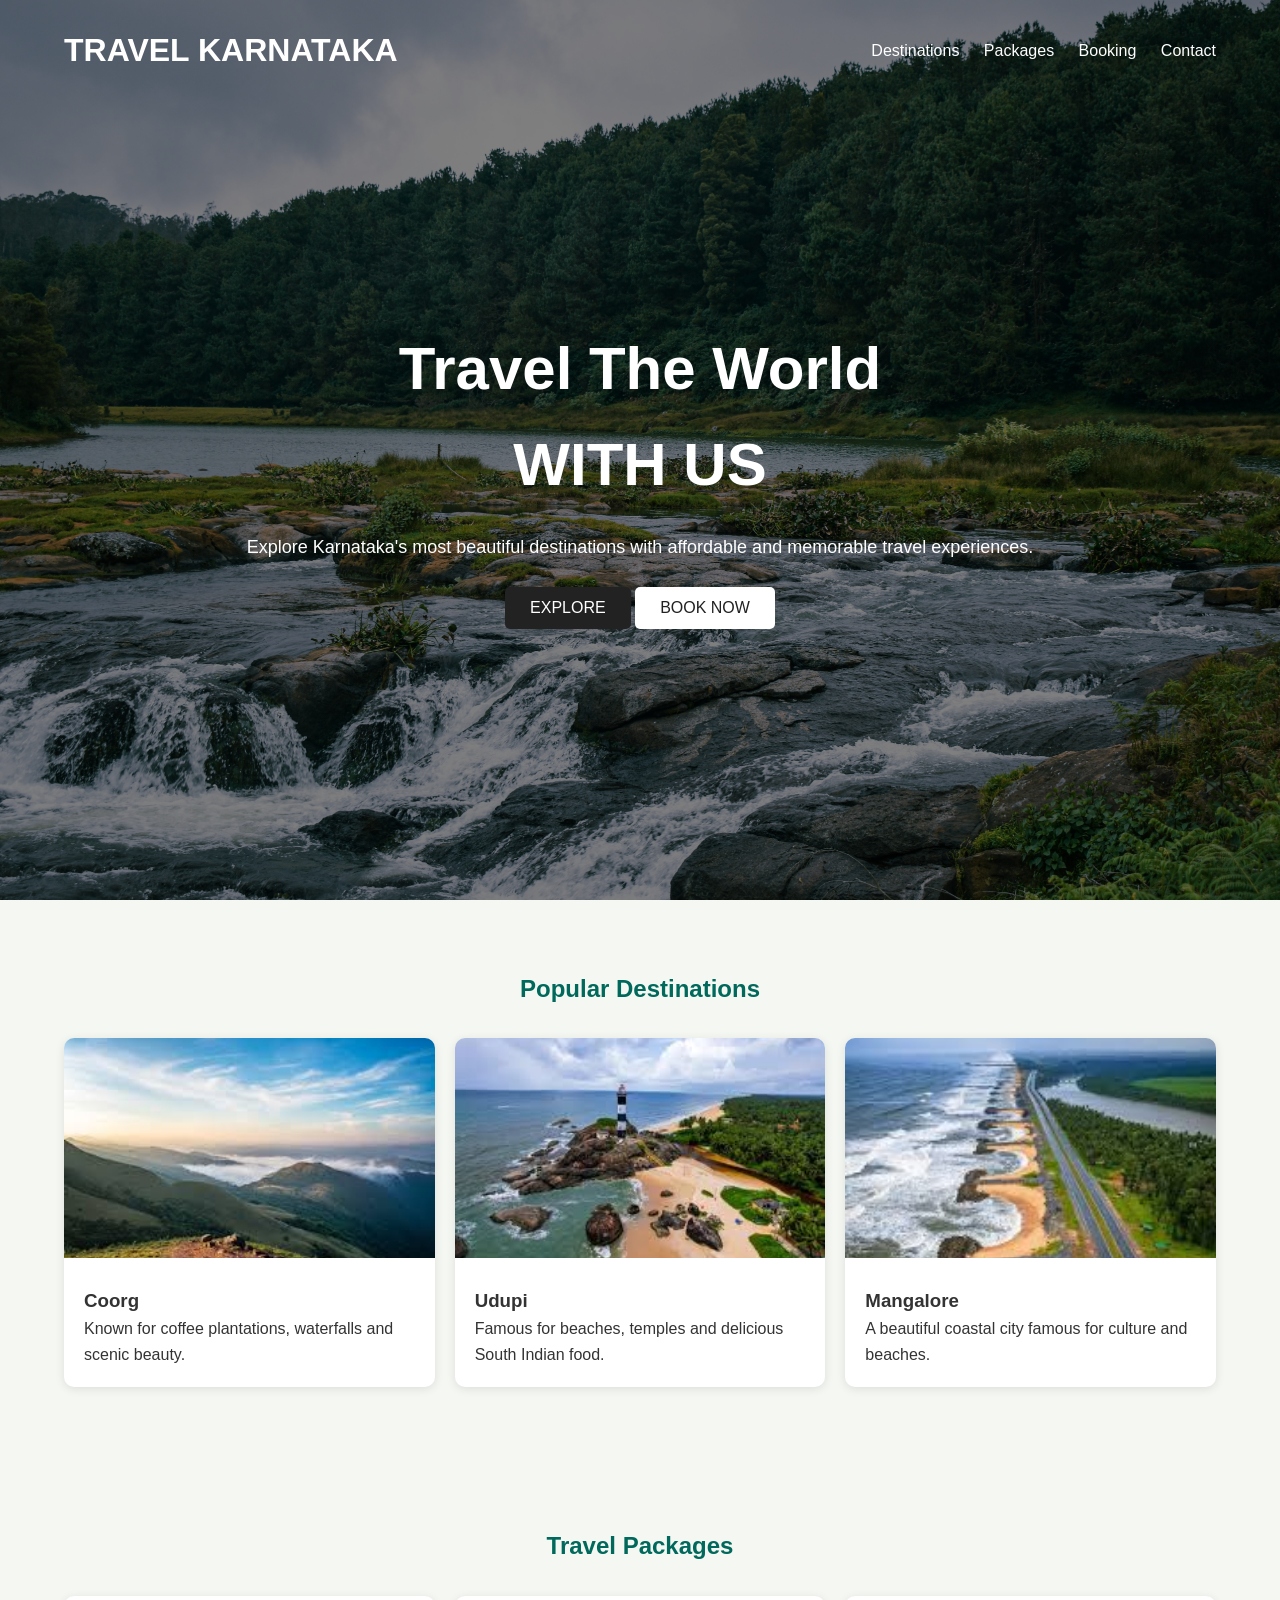
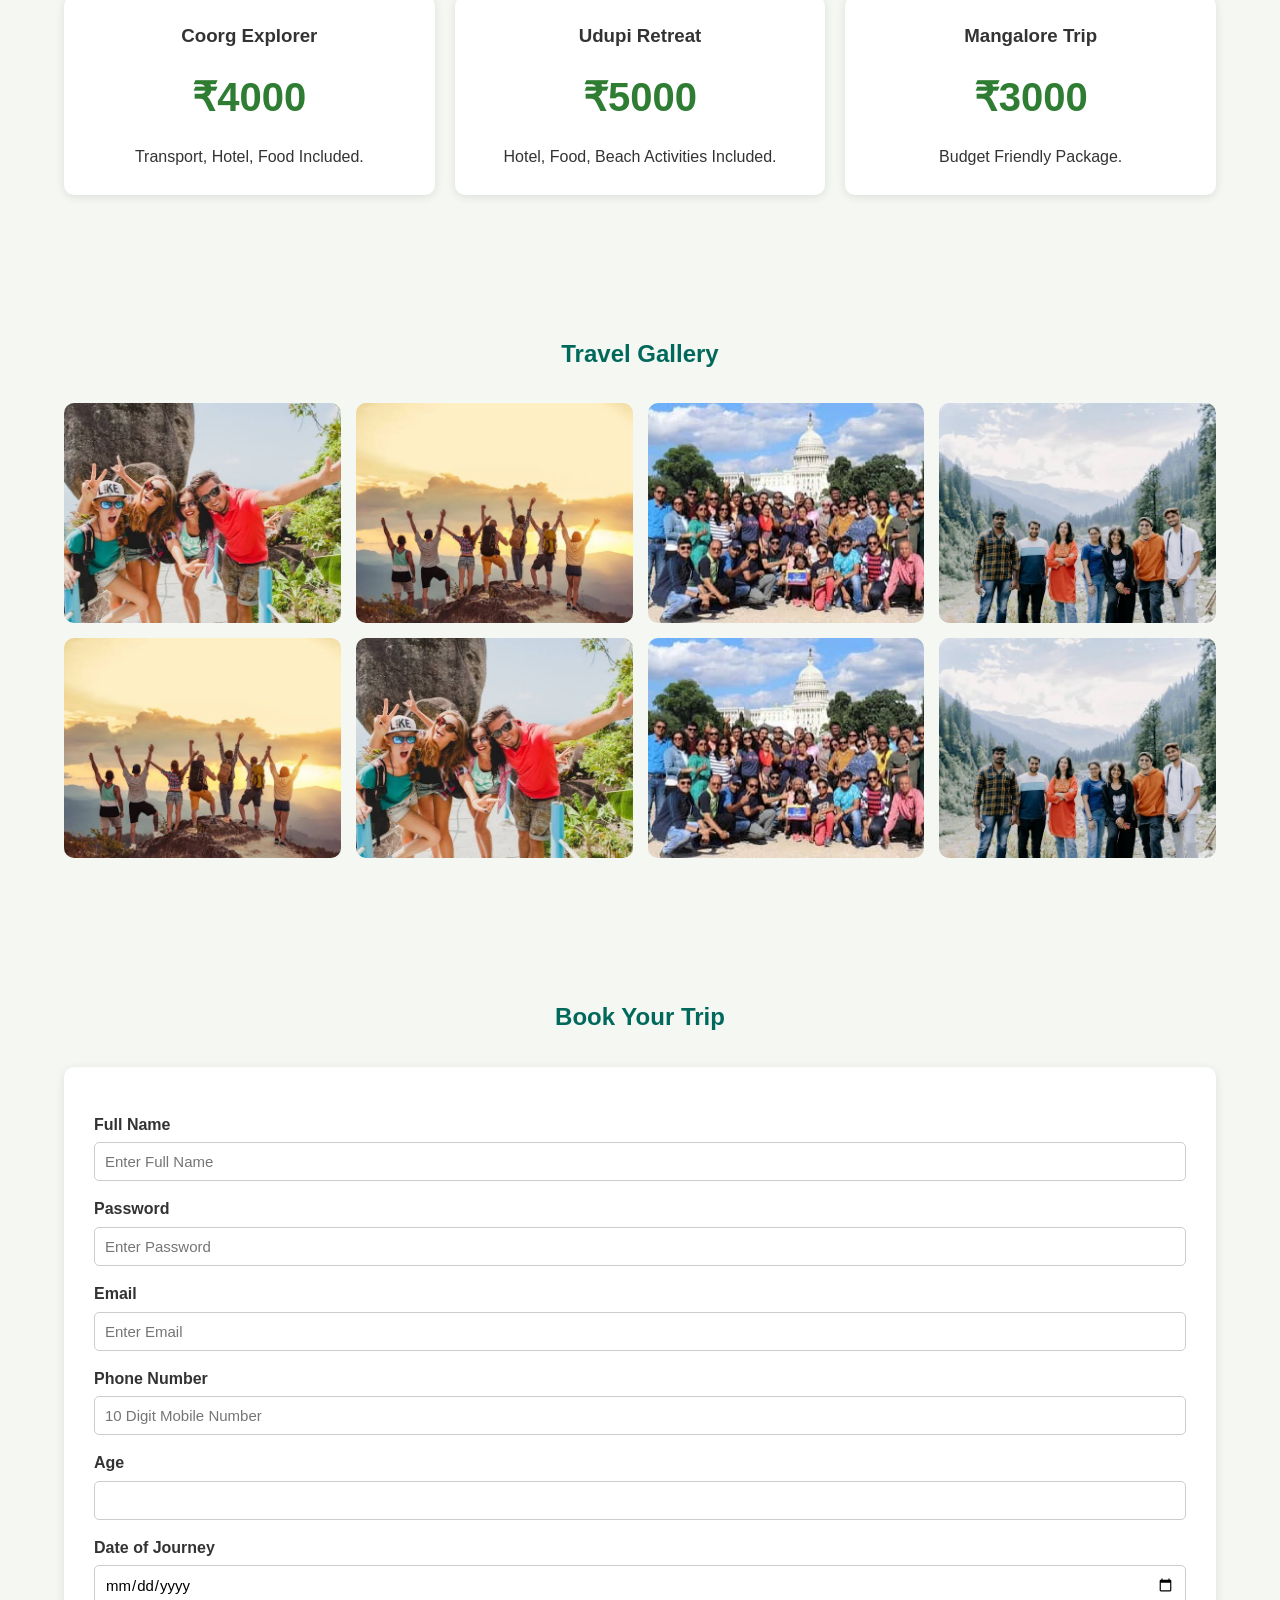
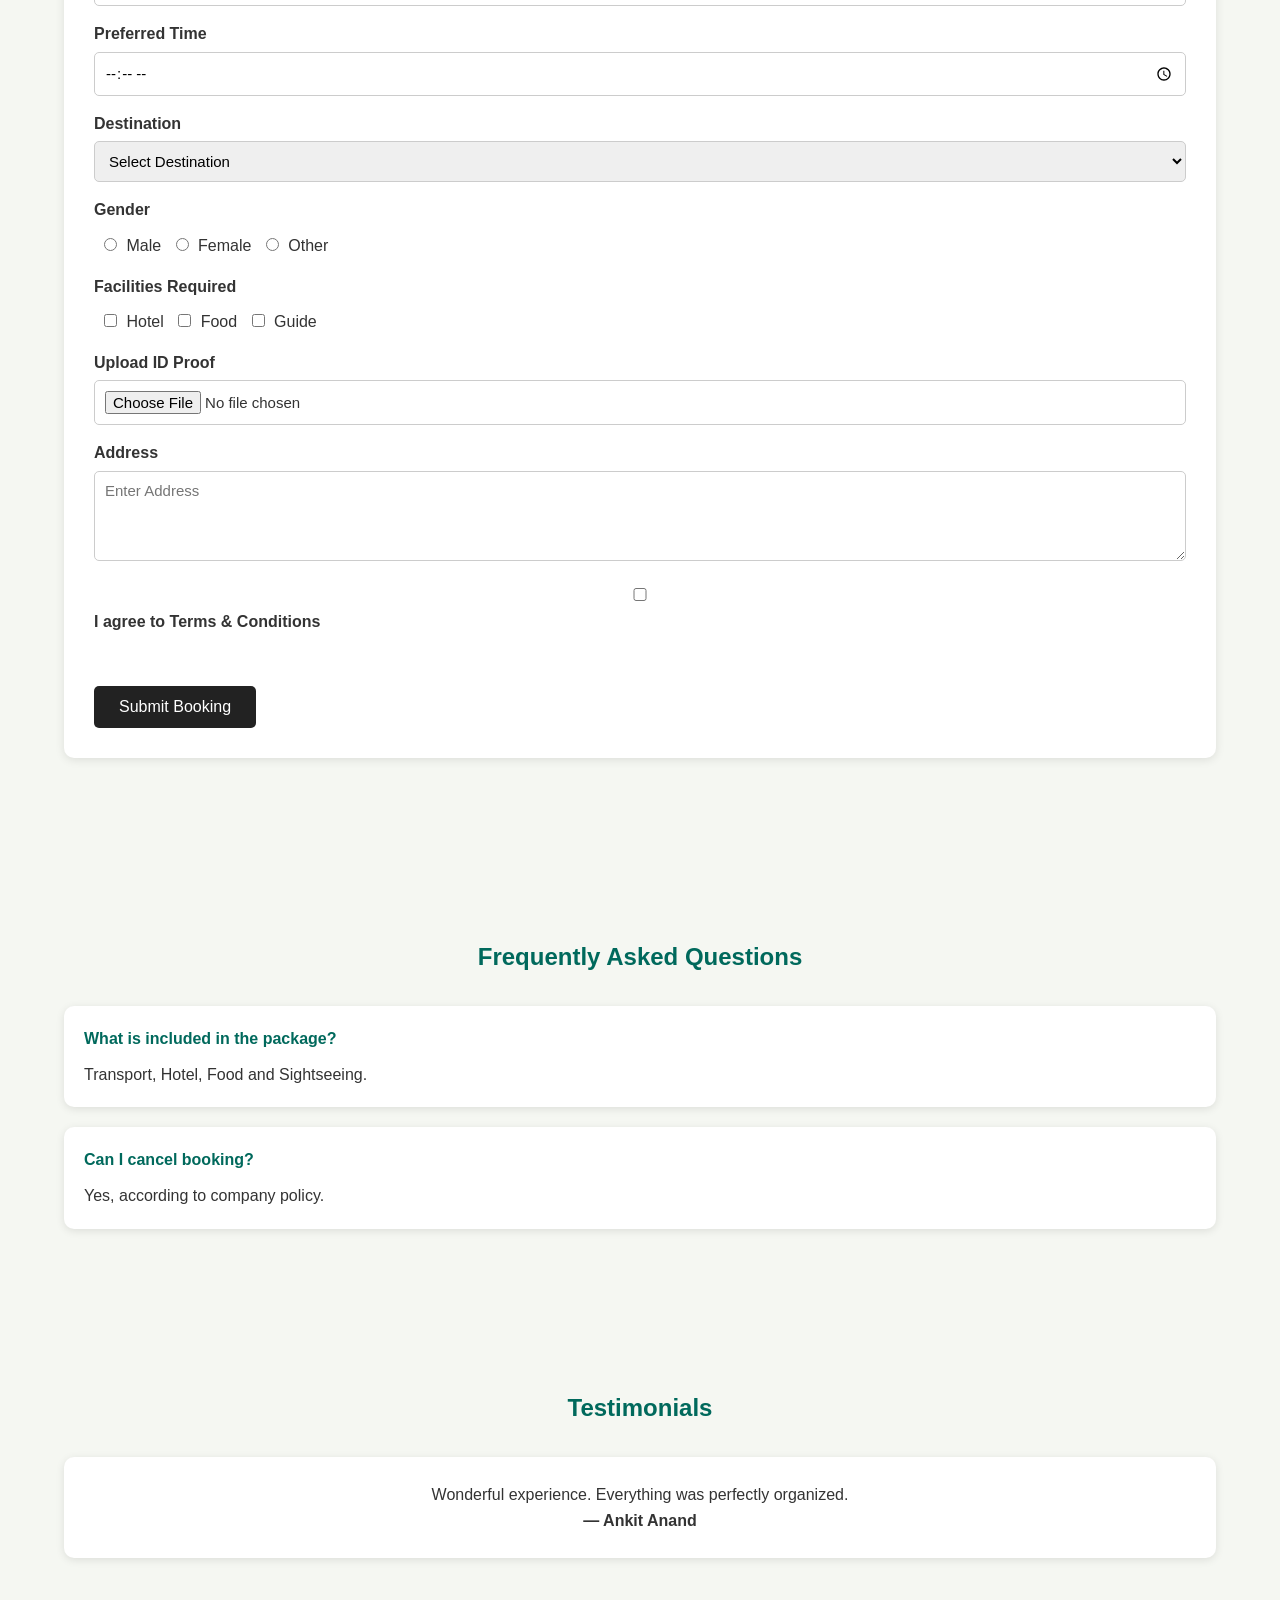
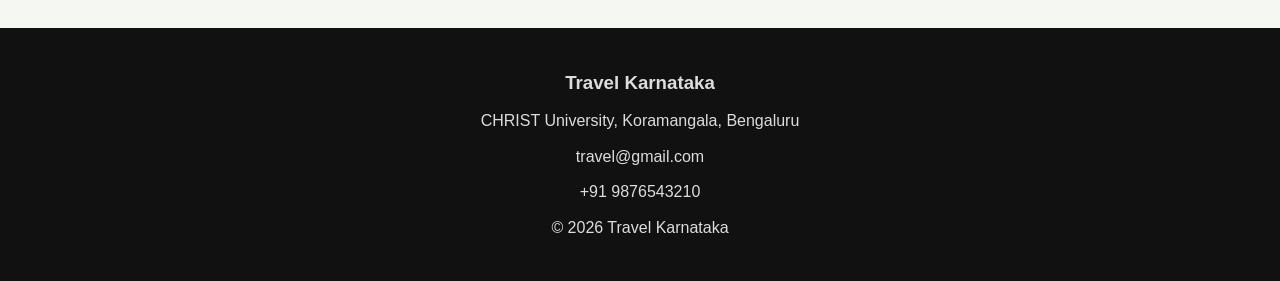
<file: index.html>
<!DOCTYPE html>
<html lang="en">
<head>
<meta charset="UTF-8">
<meta name="viewport" content="width=device-width, initial-scale=1.0">
<title>Travel Karnataka</title>

<link rel="stylesheet" href="LAB3.css">
</head>

<body>

<header class="header">

<div class="container">

<div class="navbar">

<div class="logo">
TRAVEL KARNATAKA
</div>

<div class="nav-links">

<a href="#destinations">Destinations</a>
<a href="#pricing">Packages</a>
<a href="#booking">Booking</a>
<a href="#contact">Contact</a>

</div>

</div>

<div class="hero">

<h1>
Travel The World <br>
WITH US
</h1>

<p>
Explore Karnataka's most beautiful destinations with affordable and memorable travel experiences.
</p>

<button class="btn btn-dark">
EXPLORE
</button>

<button class="btn btn-light">
BOOK NOW
</button>

</div>

</div>

</header>

<!-- Destinations -->

<section id="destinations">

<div class="container">

<h2>Popular Destinations</h2>

<div class="cards">

<div class="card">

<img src="coorg.jpeg" alt="Coorg">

<div class="card-content">

<h3>Coorg</h3>

<p>
Known for coffee plantations, waterfalls and scenic beauty.
</p>

</div>

</div>

<div class="card">

<img src="udupi.jpeg" alt="Udupi">

<div class="card-content">

<h3>Udupi</h3>

<p>
Famous for beaches, temples and delicious South Indian food.
</p>

</div>

</div>

<div class="card">

<img src="mangalore.jpeg" alt="Mangalore">

<div class="card-content">

<h3>Mangalore</h3>

<p>
A beautiful coastal city famous for culture and beaches.
</p>

</div>

</div>

</div>

</div>

</section>

<!-- Packages -->

<section id="pricing">

<div class="container">

<h2>Travel Packages</h2>

<div class="pricing">

<div class="price-card">

<h3>Coorg Explorer</h3>

<div class="price">
₹4000
</div>

<p>
Transport, Hotel, Food Included.
</p>

</div>

<div class="price-card">

<h3>Udupi Retreat</h3>

<div class="price">
₹5000
</div>

<p>
Hotel, Food, Beach Activities Included.
</p>

</div>

<div class="price-card">

<h3>Mangalore Trip</h3>

<div class="price">
₹3000
</div>

<p>
Budget Friendly Package.
</p>

</div>

</div>

</div>

</section>

<!-- Gallery -->

<section>

<div class="container">

<h2>Travel Gallery</h2>

<div class="gallery">

<img src="group1.jpeg">
<img src="group2.jpeg">
<img src="group3.jpeg">
<img src="group4.jpeg">
<img src="group2.jpeg">
<img src="group1.jpeg">
<img src="group3.jpeg">
<img src="group4.jpeg">

</div>

</div>

</section>

<!-- Booking Form -->

<section id="booking">

<div class="container">

<h2>Book Your Trip</h2>

<form id="bookingForm">

<label>Full Name</label>

<input
type="text"
id="name"
placeholder="Enter Full Name"
required>

<label>Password</label>

<input
type="password"
id="password"
placeholder="Enter Password"
required>

<label>Email</label>

<input
type="email"
id="email"
placeholder="Enter Email"
required>

<label>Phone Number</label>

<input
type="tel"
id="phone"
pattern="[0-9]{10}"
placeholder="10 Digit Mobile Number"
required>

<label>Age</label>

<input
type="number"
id="age"
min="18"
max="60"
required>

<label>Date of Journey</label>

<input
type="date"
id="date"
required>

<label>Preferred Time</label>

<input
type="time"
id="time"
required>

<label>Destination</label>

<select id="destination" required>

<option value="">
Select Destination
</option>

<option>
Coorg
</option>

<option>
Udupi
</option>

<option>
Mangalore
</option>

</select>

<label>Gender</label>

<div class="radio-group">

<input
type="radio"
name="gender"
value="Male"
required>

Male

<input
type="radio"
name="gender"
value="Female">

Female

<input
type="radio"
name="gender"
value="Other">

Other

</div>

<label>Facilities Required</label>

<div class="checkbox-group">

<input
type="checkbox"
value="Hotel"
name="facility">

Hotel

<input
type="checkbox"
value="Food"
name="facility">

Food

<input
type="checkbox"
value="Guide"
name="facility">

Guide

</div>

<label>Upload ID Proof</label>

<input
type="file"
id="file"
accept=".jpg,.png,.pdf"
required>

<label>Address</label>

<textarea
id="address"
rows="4"
placeholder="Enter Address"
required>
</textarea>

<label>

<input
type="checkbox"
id="agree"
required>

I agree to Terms & Conditions

</label>

<br><br>

<button
type="submit"
class="btn btn-dark">

Submit Booking

</button>

</form>

<div id="result">

</div>

</div>

</section>

<!-- FAQ -->

<section>

<div class="container">

<h2>Frequently Asked Questions</h2>

<div class="faq-item">

<h4>
What is included in the package?
</h4>

<p>
Transport, Hotel, Food and Sightseeing.
</p>

</div>

<div class="faq-item">

<h4>
Can I cancel booking?
</h4>

<p>
Yes, according to company policy.
</p>

</div>

</div>

</section>

<!-- Testimonials -->

<section>

<div class="container">

<h2>Testimonials</h2>

<div class="testimonial">

<p>
Wonderful experience.
Everything was perfectly organized.
</p>

<strong>
— Ankit Anand
</strong>

</div>

</div>

</section>

<footer id="contact">

<h3>
Travel Karnataka
</h3>

<p>
CHRIST University,
Koramangala,
Bengaluru
</p>

<p>
travel@gmail.com
</p>

<p>
+91 9876543210
</p>

<p>
© 2026 Travel Karnataka
</p>

</footer>

<script src="LAB3.js"></script>

</body>
</html>
</file>
<file: LAB3.css>
*{
    margin:0;
    padding:0;
    box-sizing:border-box;
    font-family:Arial,sans-serif;
}

html{
    scroll-behavior:smooth;
}

body{
    background:#f5f7f2;
    color:#333;
    line-height:1.6;
}

/* Header */

.header{
    background:linear-gradient(rgba(0,0,0,.5),rgba(0,0,0,.5)),
    url('imgVisit.jpg');
    background-size:cover;
    background-position:center;
    min-height:100vh;
    color:#fff;
}

.container{
    width:90%;
    max-width:1200px;
    margin:auto;
}

.navbar{
    display:flex;
    justify-content:space-between;
    align-items:center;
    padding:25px 0;
}

.logo{
    font-size:32px;
    font-weight:bold;
}

.nav-links a{
    color:white;
    text-decoration:none;
    margin-left:20px;
    transition:.3s;
}

.nav-links a:hover{
    color:#ffd700;
}

.hero{
    text-align:center;
    padding:220px 0;
}

.hero h1{
    font-size:60px;
    margin-bottom:20px;
}

.hero p{
    font-size:18px;
    margin-bottom:25px;
}

.btn{
    padding:12px 25px;
    border:none;
    border-radius:5px;
    cursor:pointer;
    font-size:16px;
    transition:.3s;
}

.btn-dark{
    background:#222;
    color:white;
}

.btn-light{
    background:white;
    color:#222;
}

.btn:hover{
    transform:translateY(-3px);
}

/* Sections */

section{
    padding:70px 0;
}

h2{
    text-align:center;
    margin-bottom:30px;
    color:#00695c;
}

/* Cards */

.cards{
    display:flex;
    gap:20px;
    flex-wrap:wrap;
}

.card{
    flex:1;
    min-width:250px;
    background:white;
    border-radius:10px;
    overflow:hidden;
    box-shadow:0 2px 10px rgba(0,0,0,.1);
    transition:.3s;
}

.card:hover{
    transform:translateY(-8px);
}

.card img{
    width:100%;
    height:220px;
    object-fit:cover;
}

.card-content{
    padding:20px;
}

/* Pricing */

.pricing{
    display:flex;
    gap:20px;
    flex-wrap:wrap;
}

.price-card{
    flex:1;
    min-width:250px;
    background:white;
    padding:25px;
    border-radius:10px;
    text-align:center;
    box-shadow:0 2px 10px rgba(0,0,0,.1);
    transition:.3s;
}

.price-card:hover{
    transform:scale(1.05);
}

.price{
    font-size:40px;
    font-weight:bold;
    margin:15px 0;
    color:#2e7d32;
}

/* Gallery */

.gallery{
    display:grid;
    grid-template-columns:repeat(4,1fr);
    gap:15px;
}

.gallery img{
    width:100%;
    height:220px;
    object-fit:cover;
    border-radius:10px;
    transition:.3s;
}

.gallery img:hover{
    transform:scale(1.05);
}

/* Booking Form */

form{
    background:white;
    padding:30px;
    border-radius:10px;
    box-shadow:0 2px 10px rgba(0,0,0,.1);
}

form label{
    display:block;
    margin-top:15px;
    font-weight:bold;
}

form input,
form select,
form textarea{
    width:100%;
    padding:10px;
    margin-top:5px;
    border:1px solid #ccc;
    border-radius:5px;
    font-size:15px;
}

.radio-group,
.checkbox-group{
    margin-top:10px;
}

.radio-group input,
.checkbox-group input{
    width:auto;
    margin-right:5px;
    margin-left:10px;
}

textarea{
    resize:vertical;
}

/* Result Card */

#result{
    margin-top:40px;
}

.data-card{
    background:white;
    border-radius:10px;
    padding:25px;
    box-shadow:0 5px 15px rgba(0,0,0,.2);
}

.data-card h3{
    text-align:center;
    color:#00695c;
    margin-bottom:20px;
}

.data-card p{
    margin:10px 0;
    font-size:17px;
}

/* FAQ */

.faq-item{
    background:white;
    padding:20px;
    border-radius:10px;
    margin-bottom:20px;
    box-shadow:0 2px 8px rgba(0,0,0,.1);
}

.faq-item h4{
    color:#00695c;
    margin-bottom:10px;
}

/* Testimonial */

.testimonial{
    background:white;
    padding:25px;
    border-radius:10px;
    text-align:center;
    box-shadow:0 2px 8px rgba(0,0,0,.1);
}

/* Footer */

footer{
    background:#111;
    color:#ddd;
    text-align:center;
    padding:40px 20px;
}

footer p{
    margin-top:10px;
}

/* Responsive */

@media(max-width:768px){

.hero{
    padding:150px 0;
}

.hero h1{
    font-size:40px;
}

.navbar{
    flex-direction:column;
    gap:15px;
}

.nav-links{
    display:flex;
    flex-wrap:wrap;
    justify-content:center;
}

.cards,
.pricing{
    flex-direction:column;
}

.gallery{
    grid-template-columns:repeat(2,1fr);
}

}

@media(max-width:500px){

.gallery{
    grid-template-columns:1fr;
}

.hero h1{
    font-size:32px;
}

.btn{
    width:100%;
    margin-top:10px;
}

}
</file>
